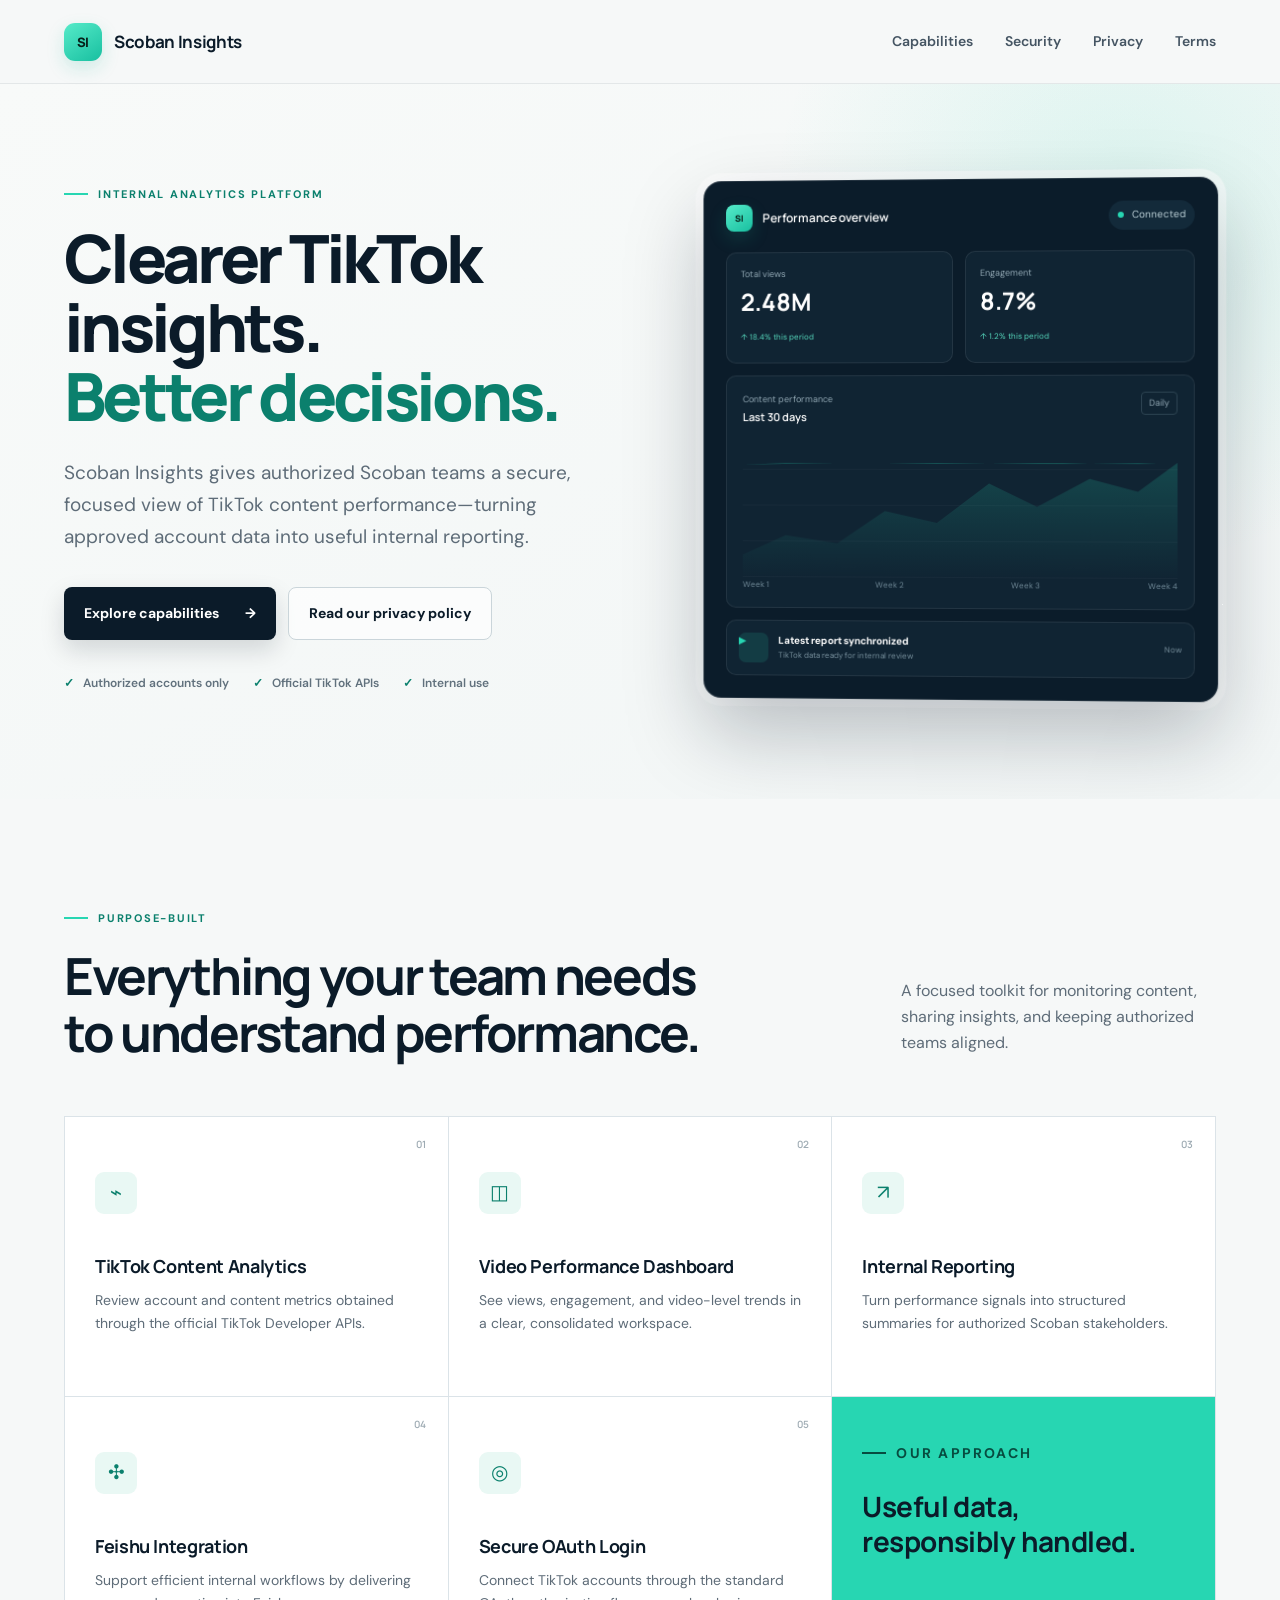
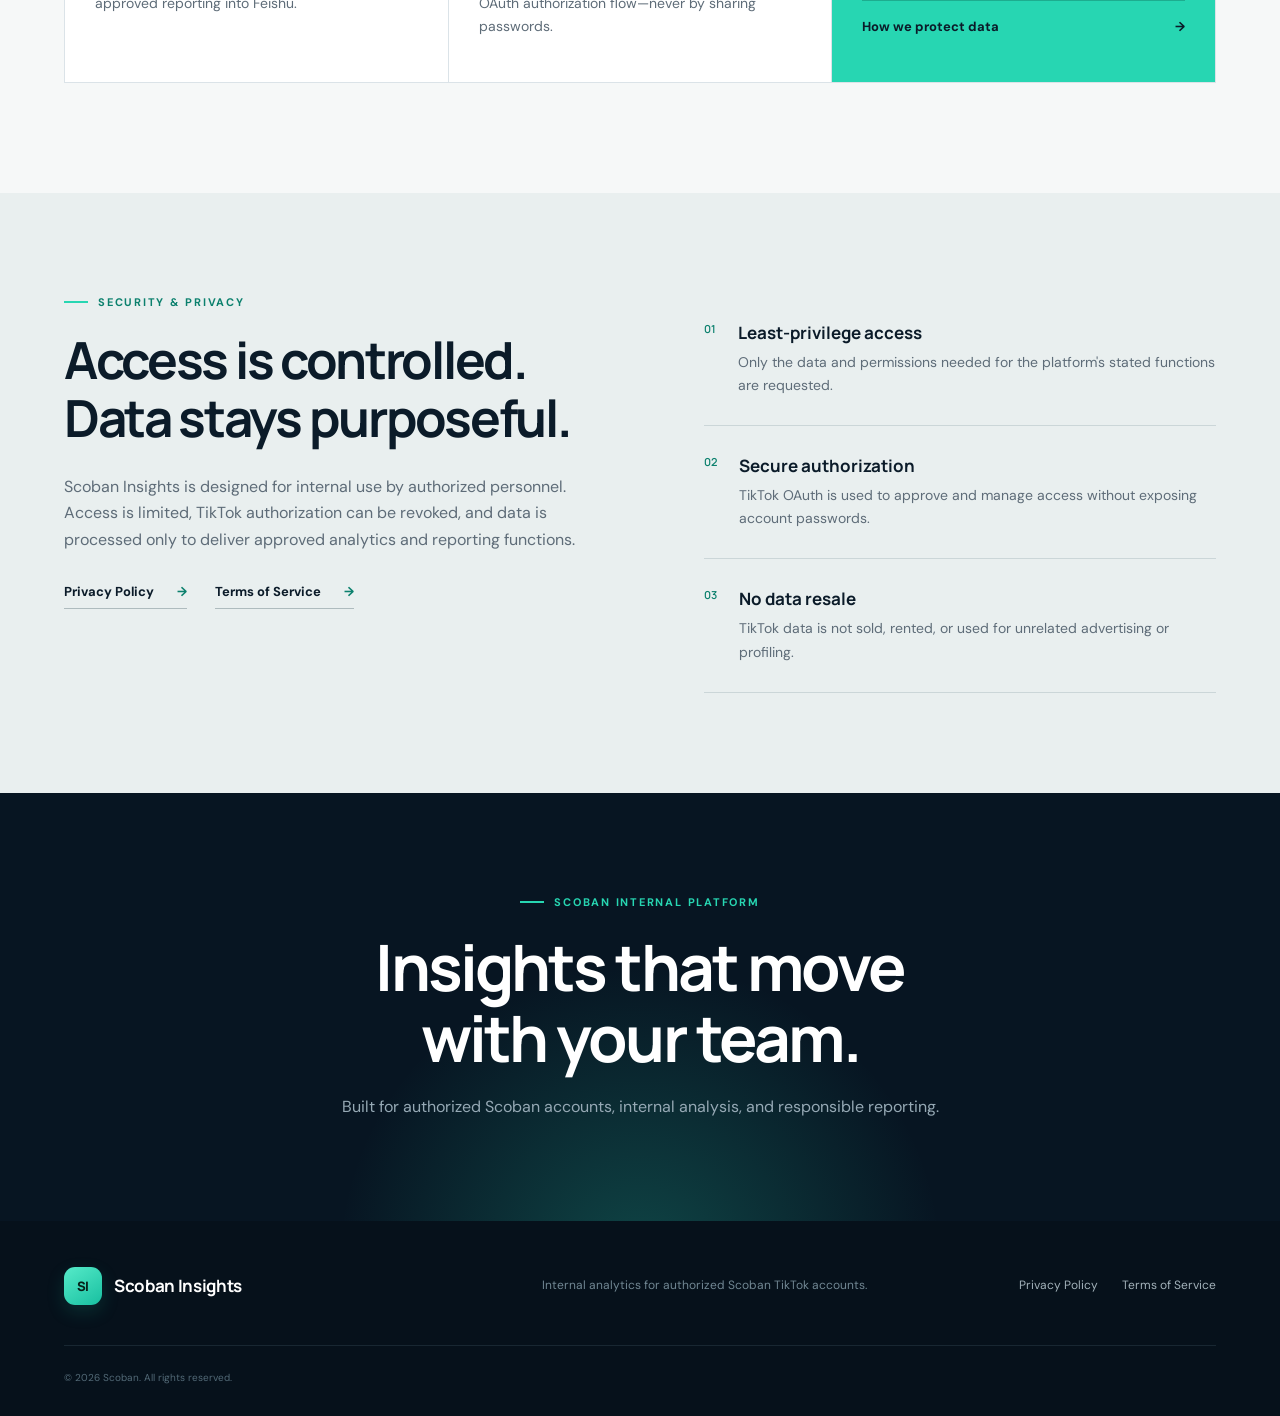
<file: index.html>
<!doctype html>
<html lang="en">
<head>
  <meta charset="utf-8">
  <meta name="viewport" content="width=device-width, initial-scale=1">
  <meta name="description" content="Scoban Insights is an internal analytics platform for Scoban's authorized TikTok accounts.">
  <meta name="theme-color" content="#081521">
  <title>Scoban Insights — TikTok Analytics for Scoban</title>
  <link rel="stylesheet" href="style.css">
</head>
<body>
  <header class="site-header">
    <a class="brand" href="index.html" aria-label="Scoban Insights home">
      <span class="brand-mark" aria-hidden="true">SI</span>
      <span>Scoban Insights</span>
    </a>
    <nav aria-label="Primary navigation">
      <a href="#capabilities">Capabilities</a>
      <a href="#security">Security</a>
      <a href="privacy.html">Privacy</a>
      <a href="terms.html">Terms</a>
    </nav>
  </header>

  <main>
    <section class="hero">
      <div class="hero-copy">
        <p class="eyebrow"><span></span> Internal analytics platform</p>
        <h1>Clearer TikTok insights.<br><em>Better decisions.</em></h1>
        <p class="hero-lede">Scoban Insights gives authorized Scoban teams a secure, focused view of TikTok content performance—turning approved account data into useful internal reporting.</p>
        <div class="hero-actions">
          <a class="button button-primary" href="#capabilities">Explore capabilities <span aria-hidden="true">→</span></a>
          <a class="button button-secondary" href="privacy.html">Read our privacy policy</a>
        </div>
        <div class="trust-row" aria-label="Platform principles">
          <span><i aria-hidden="true">✓</i> Authorized accounts only</span>
          <span><i aria-hidden="true">✓</i> Official TikTok APIs</span>
          <span><i aria-hidden="true">✓</i> Internal use</span>
        </div>
      </div>

      <div class="dashboard-preview" aria-label="Illustrative analytics dashboard">
        <div class="preview-topbar">
          <div><span class="brand-mark small" aria-hidden="true">SI</span><strong>Performance overview</strong></div>
          <span class="status"><i></i> Connected</span>
        </div>
        <div class="metric-grid">
          <article><span>Total views</span><strong>2.48M</strong><small>↑ 18.4% this period</small></article>
          <article><span>Engagement</span><strong>8.7%</strong><small>↑ 1.2% this period</small></article>
        </div>
        <div class="chart-card">
          <div class="chart-heading"><div><span>Content performance</span><strong>Last 30 days</strong></div><span>Daily</span></div>
          <div class="chart" aria-hidden="true">
            <div class="chart-grid"></div>
            <div class="chart-area"></div>
            <div class="chart-line"></div>
          </div>
          <div class="chart-labels"><span>Week 1</span><span>Week 2</span><span>Week 3</span><span>Week 4</span></div>
        </div>
        <div class="activity-card">
          <span class="video-icon" aria-hidden="true">▶</span>
          <div><strong>Latest report synchronized</strong><span>TikTok data ready for internal review</span></div>
          <span class="activity-time">Now</span>
        </div>
      </div>
    </section>

    <section class="section" id="capabilities">
      <div class="section-heading">
        <div><p class="eyebrow"><span></span> Purpose-built</p><h2>Everything your team needs<br>to understand performance.</h2></div>
        <p>A focused toolkit for monitoring content, sharing insights, and keeping authorized teams aligned.</p>
      </div>
      <div class="feature-grid">
        <article class="feature-card"><span class="feature-number">01</span><div class="feature-icon">⌁</div><h3>TikTok Content Analytics</h3><p>Review account and content metrics obtained through the official TikTok Developer APIs.</p></article>
        <article class="feature-card"><span class="feature-number">02</span><div class="feature-icon">◫</div><h3>Video Performance Dashboard</h3><p>See views, engagement, and video-level trends in a clear, consolidated workspace.</p></article>
        <article class="feature-card"><span class="feature-number">03</span><div class="feature-icon">↗</div><h3>Internal Reporting</h3><p>Turn performance signals into structured summaries for authorized Scoban stakeholders.</p></article>
        <article class="feature-card"><span class="feature-number">04</span><div class="feature-icon">✣</div><h3>Feishu Integration</h3><p>Support efficient internal workflows by delivering approved reporting into Feishu.</p></article>
        <article class="feature-card"><span class="feature-number">05</span><div class="feature-icon">◎</div><h3>Secure OAuth Login</h3><p>Connect TikTok accounts through the standard OAuth authorization flow—never by sharing passwords.</p></article>
        <article class="feature-card feature-accent"><p class="eyebrow light"><span></span> Our approach</p><h3>Useful data,<br>responsibly handled.</h3><a href="privacy.html">How we protect data <span aria-hidden="true">→</span></a></article>
      </div>
    </section>

    <section class="security-section" id="security">
      <div class="security-copy"><p class="eyebrow"><span></span> Security & privacy</p><h2>Access is controlled.<br>Data stays purposeful.</h2><p>Scoban Insights is designed for internal use by authorized personnel. Access is limited, TikTok authorization can be revoked, and data is processed only to deliver approved analytics and reporting functions.</p><div class="policy-links"><a href="privacy.html">Privacy Policy <span>→</span></a><a href="terms.html">Terms of Service <span>→</span></a></div></div>
      <div class="security-points">
        <article><span>01</span><div><h3>Least-privilege access</h3><p>Only the data and permissions needed for the platform's stated functions are requested.</p></div></article>
        <article><span>02</span><div><h3>Secure authorization</h3><p>TikTok OAuth is used to approve and manage access without exposing account passwords.</p></div></article>
        <article><span>03</span><div><h3>No data resale</h3><p>TikTok data is not sold, rented, or used for unrelated advertising or profiling.</p></div></article>
      </div>
    </section>

    <section class="cta"><p class="eyebrow light"><span></span> Scoban internal platform</p><h2>Insights that move<br>with your team.</h2><p>Built for authorized Scoban accounts, internal analysis, and responsible reporting.</p></section>
  </main>

  <footer><a class="brand" href="index.html"><span class="brand-mark" aria-hidden="true">SI</span><span>Scoban Insights</span></a><p>Internal analytics for authorized Scoban TikTok accounts.</p><div><a href="privacy.html">Privacy Policy</a><a href="terms.html">Terms of Service</a></div><small>© <span id="year"></span> Scoban. All rights reserved.</small></footer>
  <script>document.getElementById('year').textContent = new Date().getFullYear();</script>
</body>
</html>
</file>
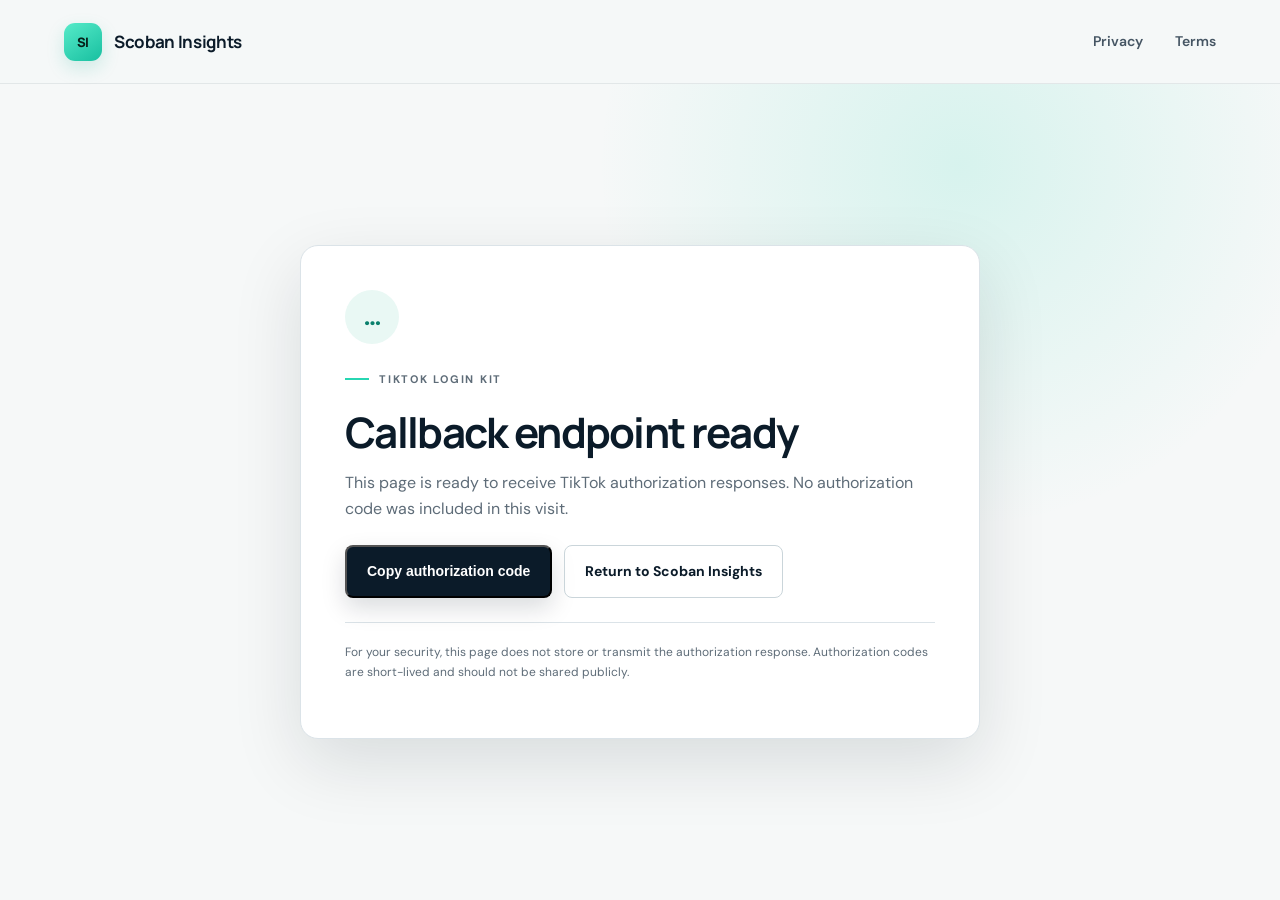
<file: callback.html>
<!doctype html>
<html lang="en">
<head>
  <meta charset="utf-8">
  <meta name="viewport" content="width=device-width, initial-scale=1">
  <meta name="robots" content="noindex,nofollow">
  <meta name="theme-color" content="#081521">
  <title>TikTok Authorization — Scoban Insights</title>
  <link rel="stylesheet" href="style.css">
  <style>
    .callback-main{min-height:calc(100vh - 84px);display:grid;place-items:center;padding:48px 24px;background:radial-gradient(circle at 75% 10%,rgba(39,214,178,.15),transparent 30%),var(--paper)}
    .callback-card{width:min(100%,680px);padding:44px;border:1px solid var(--line);border-radius:18px;background:#fff;box-shadow:0 24px 70px rgba(7,21,34,.12)}
    .callback-icon{width:54px;height:54px;display:grid;place-items:center;margin-bottom:26px;border-radius:50%;background:#e9f8f4;color:var(--teal-dark);font-size:25px;font-weight:700}
    .callback-card h1{font:700 clamp(30px,5vw,42px)/1.15 var(--display);letter-spacing:-.04em;margin-bottom:14px}
    .callback-card>p{color:var(--muted)}
    .code-panel{margin:28px 0 18px;padding:20px;border:1px solid var(--line);border-radius:10px;background:#f4f7f6}
    .code-panel label{display:block;margin-bottom:8px;color:#6b7a84;font-size:11px;font-weight:700;text-transform:uppercase;letter-spacing:.1em}
    .code-value{overflow-wrap:anywhere;font:600 14px/1.6 ui-monospace,SFMono-Regular,Menlo,monospace;color:var(--ink)}
    .callback-actions{display:flex;gap:12px;flex-wrap:wrap;margin-top:22px}
    .callback-note{margin-top:24px;padding-top:20px;border-top:1px solid var(--line);font-size:12px!important}
    .callback-error .callback-icon{background:#fff0ed;color:#c63f2d}
    @media(max-width:620px){.callback-card{padding:30px 22px}.callback-actions .button{width:100%}}
  </style>
</head>
<body>
  <header class="site-header">
    <a class="brand" href="index.html"><span class="brand-mark" aria-hidden="true">SI</span><span>Scoban Insights</span></a>
    <nav aria-label="Primary navigation"><a href="privacy.html">Privacy</a><a href="terms.html">Terms</a></nav>
  </header>

  <main class="callback-main">
    <section class="callback-card" id="card" aria-live="polite">
      <div class="callback-icon" id="icon" aria-hidden="true">✓</div>
      <p class="eyebrow"><span></span> TikTok Login Kit</p>
      <h1 id="heading">Authorization received</h1>
      <p id="message">TikTok returned an authorization response to Scoban Insights.</p>

      <div class="code-panel" id="code-panel" hidden>
        <label for="code-value">Authorization code</label>
        <div class="code-value" id="code-value"></div>
      </div>

      <div class="callback-actions">
        <button class="button button-primary" id="copy-button" type="button" hidden>Copy authorization code</button>
        <a class="button button-secondary" href="index.html">Return to Scoban Insights</a>
      </div>
      <p class="callback-note">For your security, this page does not store or transmit the authorization response. Authorization codes are short-lived and should not be shared publicly.</p>
    </section>
  </main>

  <script>
    (function () {
      var params = new URLSearchParams(window.location.search);
      var code = params.get('code');
      var error = params.get('error');
      var errorDescription = params.get('error_description');
      var card = document.getElementById('card');
      var heading = document.getElementById('heading');
      var message = document.getElementById('message');
      var icon = document.getElementById('icon');
      var codePanel = document.getElementById('code-panel');
      var codeValue = document.getElementById('code-value');
      var copyButton = document.getElementById('copy-button');

      if (error) {
        card.classList.add('callback-error');
        icon.textContent = '!';
        heading.textContent = 'Authorization was not completed';
        message.textContent = errorDescription || 'TikTok did not grant authorization. You may return and try again.';
      } else if (code) {
        codeValue.textContent = code;
        codePanel.hidden = false;
        copyButton.hidden = false;
        message.textContent = 'TikTok authorization succeeded. Copy this one-time code and return to the integration setup.';
        copyButton.addEventListener('click', function () {
          navigator.clipboard.writeText(code).then(function () {
            copyButton.textContent = 'Copied';
          });
        });
      } else {
        icon.textContent = '…';
        heading.textContent = 'Callback endpoint ready';
        message.textContent = 'This page is ready to receive TikTok authorization responses. No authorization code was included in this visit.';
      }
    }());
  </script>
</body>
</html>
</file>
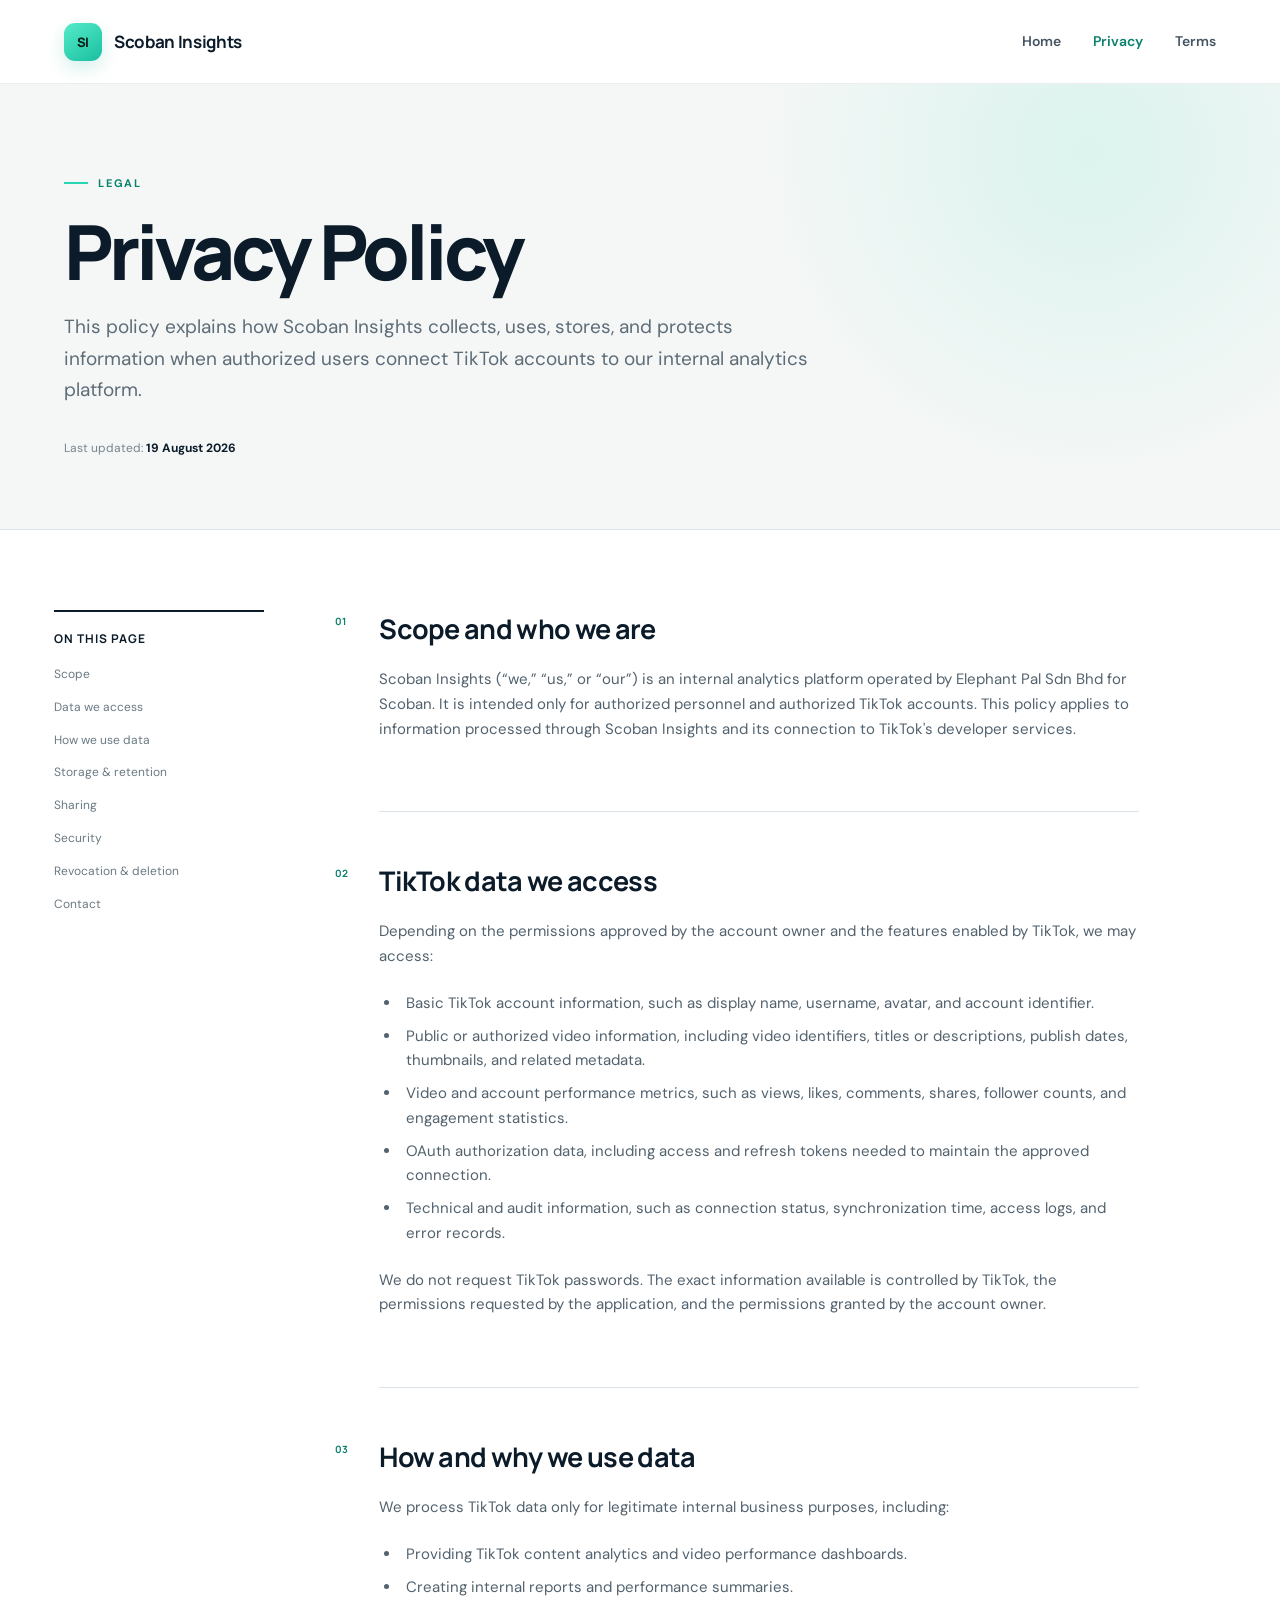
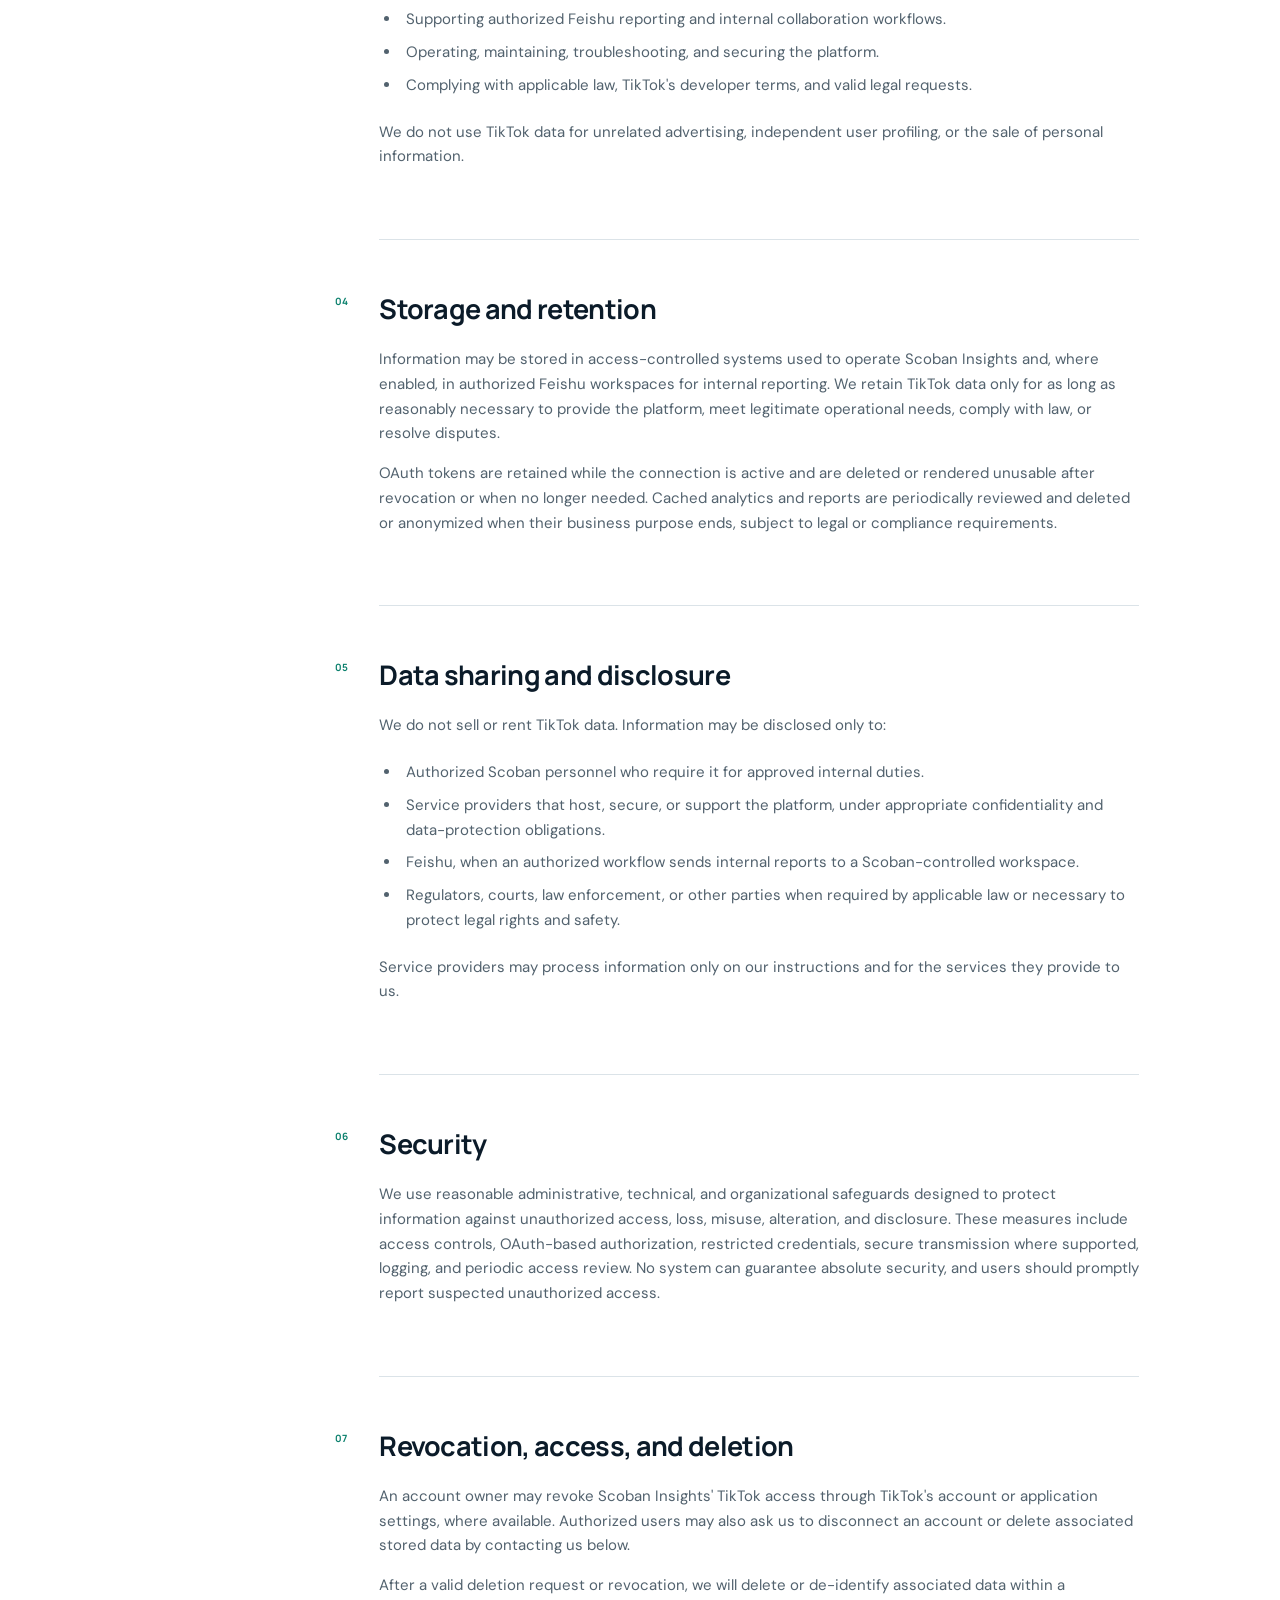
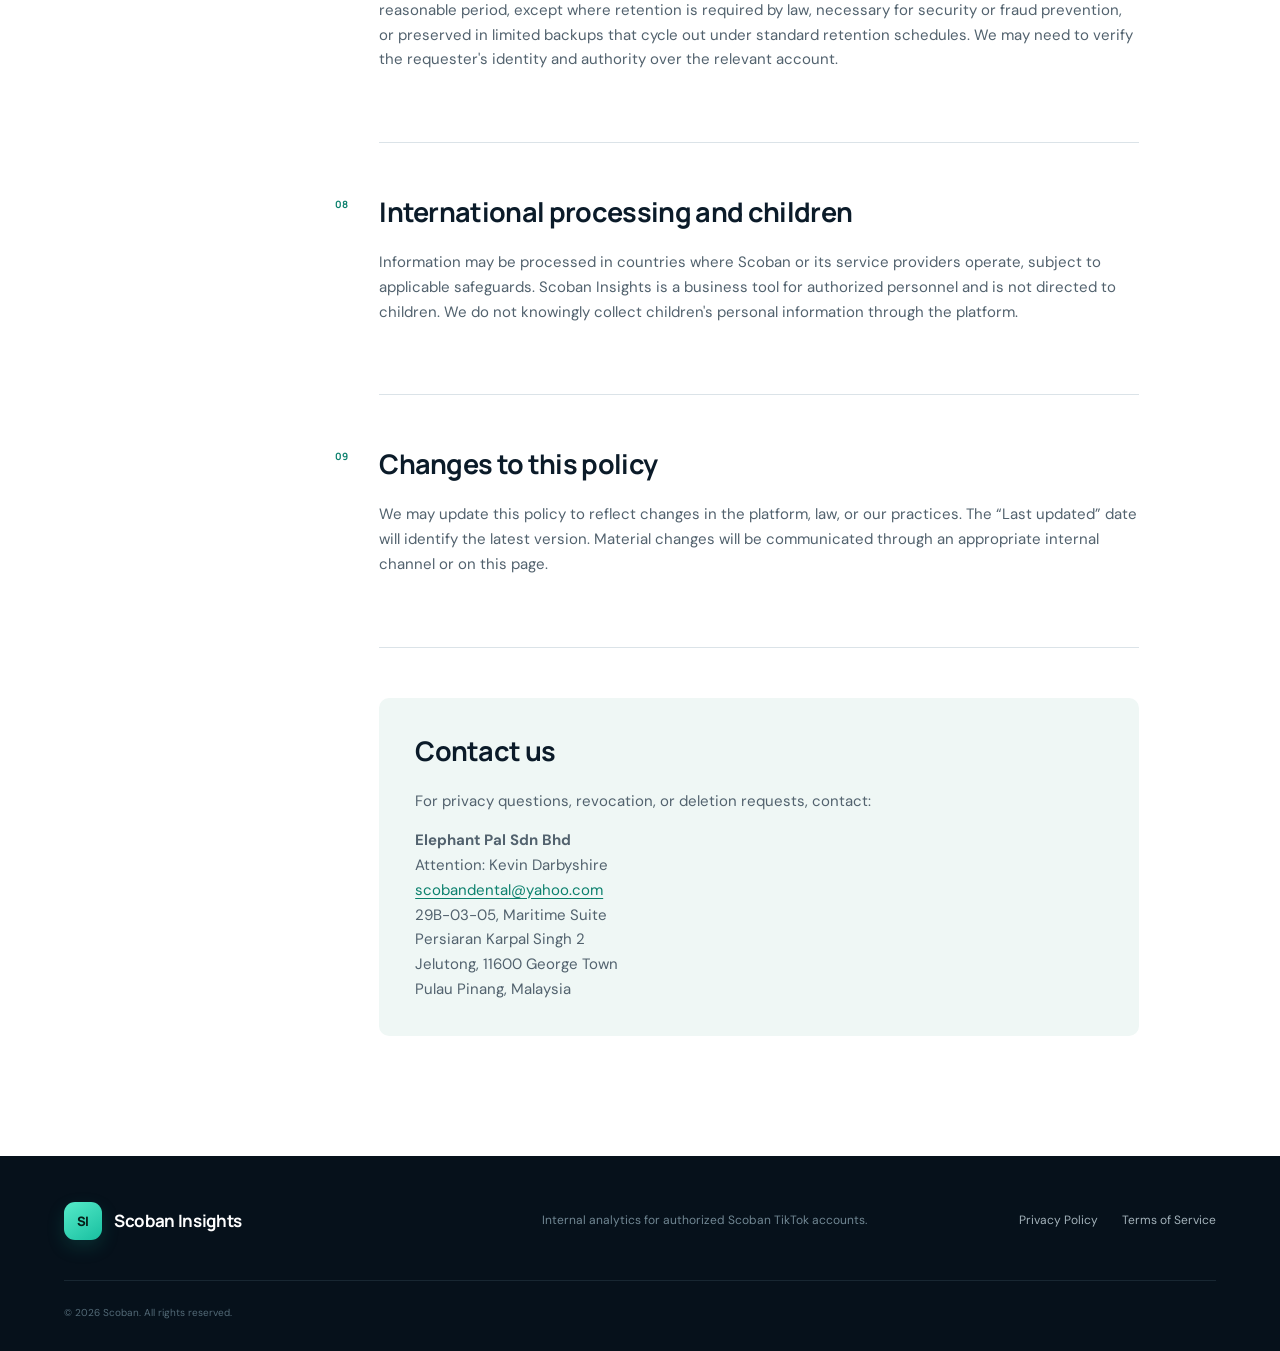
<file: privacy.html>
<!doctype html>
<html lang="en">
<head><meta charset="utf-8"><meta name="viewport" content="width=device-width, initial-scale=1"><meta name="description" content="Privacy Policy for Scoban Insights."><meta name="theme-color" content="#081521"><title>Privacy Policy — Scoban Insights</title><link rel="stylesheet" href="style.css"></head>
<body class="legal-page">
  <header class="site-header"><a class="brand" href="index.html"><span class="brand-mark" aria-hidden="true">SI</span><span>Scoban Insights</span></a><nav aria-label="Primary navigation"><a href="index.html">Home</a><a href="privacy.html" aria-current="page">Privacy</a><a href="terms.html">Terms</a></nav></header>
  <main>
    <header class="legal-hero"><p class="eyebrow"><span></span> Legal</p><h1>Privacy Policy</h1><p class="legal-intro">This policy explains how Scoban Insights collects, uses, stores, and protects information when authorized users connect TikTok accounts to our internal analytics platform.</p><div class="updated">Last updated: <strong>19 August 2026</strong></div></header>
    <div class="legal-layout">
      <aside><strong>On this page</strong><a href="#scope">Scope</a><a href="#data">Data we access</a><a href="#use">How we use data</a><a href="#storage">Storage & retention</a><a href="#sharing">Sharing</a><a href="#security">Security</a><a href="#control">Revocation & deletion</a><a href="#contact">Contact</a></aside>
      <article class="legal-content">
        <section id="scope"><span class="legal-number">01</span><h2>Scope and who we are</h2><p>Scoban Insights (“we,” “us,” or “our”) is an internal analytics platform operated by Elephant Pal Sdn Bhd for Scoban. It is intended only for authorized personnel and authorized TikTok accounts. This policy applies to information processed through Scoban Insights and its connection to TikTok's developer services.</p></section>
        <section id="data"><span class="legal-number">02</span><h2>TikTok data we access</h2><p>Depending on the permissions approved by the account owner and the features enabled by TikTok, we may access:</p><ul><li>Basic TikTok account information, such as display name, username, avatar, and account identifier.</li><li>Public or authorized video information, including video identifiers, titles or descriptions, publish dates, thumbnails, and related metadata.</li><li>Video and account performance metrics, such as views, likes, comments, shares, follower counts, and engagement statistics.</li><li>OAuth authorization data, including access and refresh tokens needed to maintain the approved connection.</li><li>Technical and audit information, such as connection status, synchronization time, access logs, and error records.</li></ul><p>We do not request TikTok passwords. The exact information available is controlled by TikTok, the permissions requested by the application, and the permissions granted by the account owner.</p></section>
        <section id="use"><span class="legal-number">03</span><h2>How and why we use data</h2><p>We process TikTok data only for legitimate internal business purposes, including:</p><ul><li>Providing TikTok content analytics and video performance dashboards.</li><li>Creating internal reports and performance summaries.</li><li>Supporting authorized Feishu reporting and internal collaboration workflows.</li><li>Operating, maintaining, troubleshooting, and securing the platform.</li><li>Complying with applicable law, TikTok's developer terms, and valid legal requests.</li></ul><p>We do not use TikTok data for unrelated advertising, independent user profiling, or the sale of personal information.</p></section>
        <section id="storage"><span class="legal-number">04</span><h2>Storage and retention</h2><p>Information may be stored in access-controlled systems used to operate Scoban Insights and, where enabled, in authorized Feishu workspaces for internal reporting. We retain TikTok data only for as long as reasonably necessary to provide the platform, meet legitimate operational needs, comply with law, or resolve disputes.</p><p>OAuth tokens are retained while the connection is active and are deleted or rendered unusable after revocation or when no longer needed. Cached analytics and reports are periodically reviewed and deleted or anonymized when their business purpose ends, subject to legal or compliance requirements.</p></section>
        <section id="sharing"><span class="legal-number">05</span><h2>Data sharing and disclosure</h2><p>We do not sell or rent TikTok data. Information may be disclosed only to:</p><ul><li>Authorized Scoban personnel who require it for approved internal duties.</li><li>Service providers that host, secure, or support the platform, under appropriate confidentiality and data-protection obligations.</li><li>Feishu, when an authorized workflow sends internal reports to a Scoban-controlled workspace.</li><li>Regulators, courts, law enforcement, or other parties when required by applicable law or necessary to protect legal rights and safety.</li></ul><p>Service providers may process information only on our instructions and for the services they provide to us.</p></section>
        <section id="security"><span class="legal-number">06</span><h2>Security</h2><p>We use reasonable administrative, technical, and organizational safeguards designed to protect information against unauthorized access, loss, misuse, alteration, and disclosure. These measures include access controls, OAuth-based authorization, restricted credentials, secure transmission where supported, logging, and periodic access review. No system can guarantee absolute security, and users should promptly report suspected unauthorized access.</p></section>
        <section id="control"><span class="legal-number">07</span><h2>Revocation, access, and deletion</h2><p>An account owner may revoke Scoban Insights' TikTok access through TikTok's account or application settings, where available. Authorized users may also ask us to disconnect an account or delete associated stored data by contacting us below.</p><p>After a valid deletion request or revocation, we will delete or de-identify associated data within a reasonable period, except where retention is required by law, necessary for security or fraud prevention, or preserved in limited backups that cycle out under standard retention schedules. We may need to verify the requester's identity and authority over the relevant account.</p></section>
        <section><span class="legal-number">08</span><h2>International processing and children</h2><p>Information may be processed in countries where Scoban or its service providers operate, subject to applicable safeguards. Scoban Insights is a business tool for authorized personnel and is not directed to children. We do not knowingly collect children's personal information through the platform.</p></section>
        <section><span class="legal-number">09</span><h2>Changes to this policy</h2><p>We may update this policy to reflect changes in the platform, law, or our practices. The “Last updated” date will identify the latest version. Material changes will be communicated through an appropriate internal channel or on this page.</p></section>
        <section id="contact" class="contact-box"><span class="legal-number">10</span><h2>Contact us</h2><p>For privacy questions, revocation, or deletion requests, contact:</p><p><strong>Elephant Pal Sdn Bhd</strong><br>Attention: Kevin Darbyshire<br><a href="mailto:scobandental@yahoo.com">scobandental@yahoo.com</a><br>29B-03-05, Maritime Suite<br>Persiaran Karpal Singh 2<br>Jelutong, 11600 George Town<br>Pulau Pinang, Malaysia</p></section>
      </article>
    </div>
  </main>
  <footer><a class="brand" href="index.html"><span class="brand-mark" aria-hidden="true">SI</span><span>Scoban Insights</span></a><p>Internal analytics for authorized Scoban TikTok accounts.</p><div><a href="privacy.html">Privacy Policy</a><a href="terms.html">Terms of Service</a></div><small>© <span id="year"></span> Scoban. All rights reserved.</small></footer>
  <script>document.getElementById('year').textContent = new Date().getFullYear();</script>
</body></html>
</file>
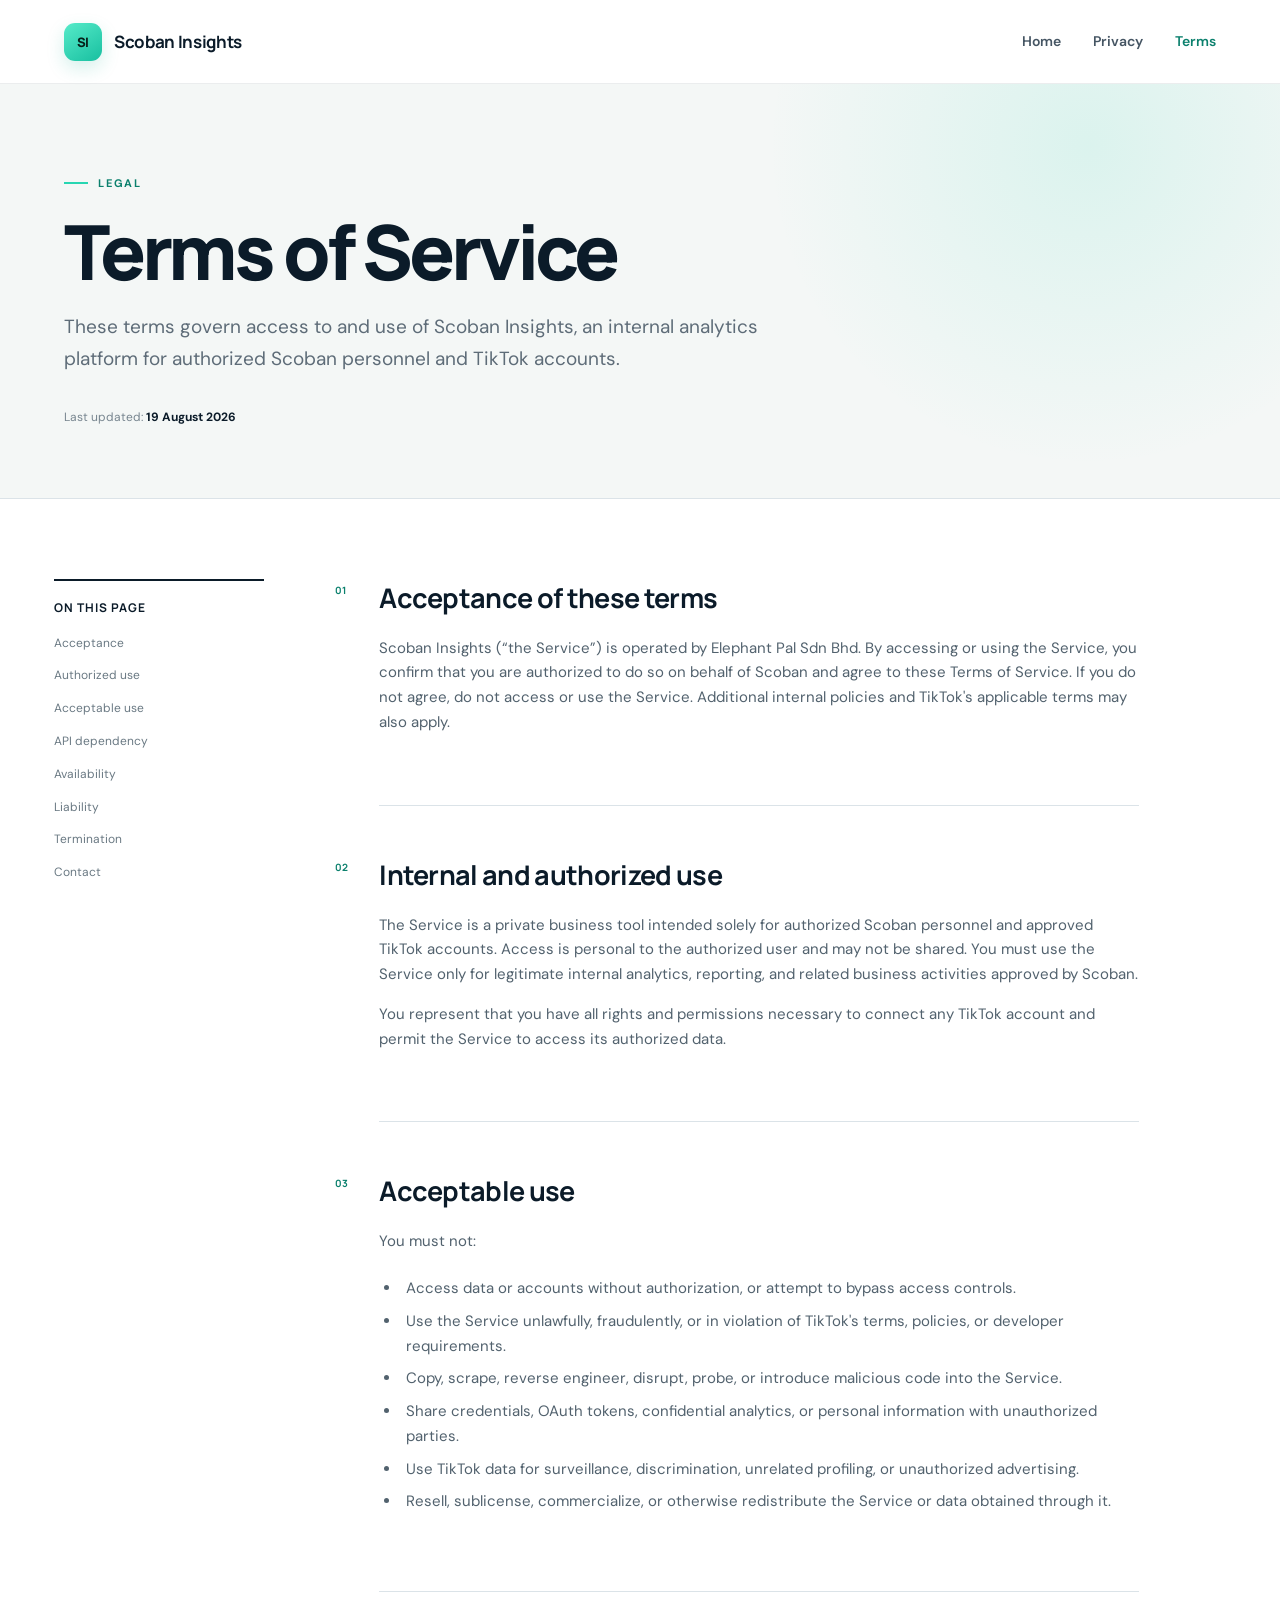
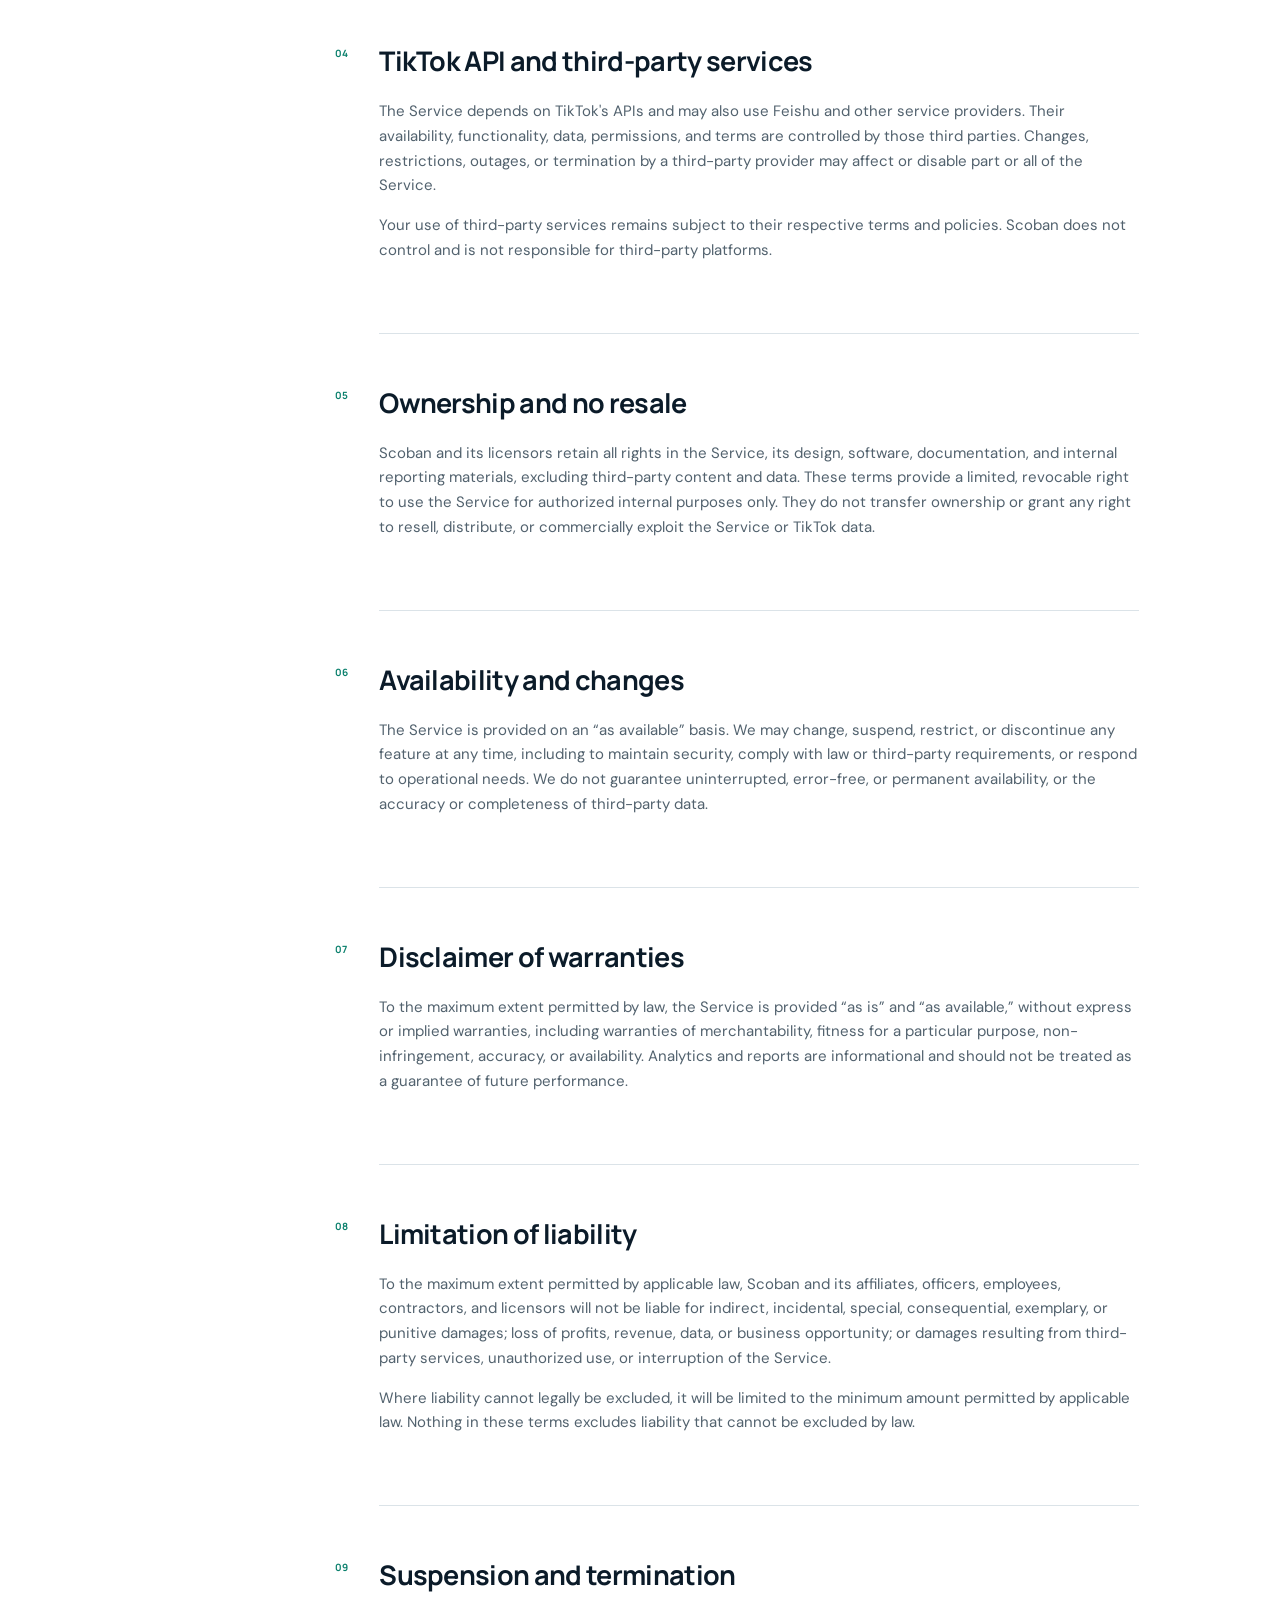
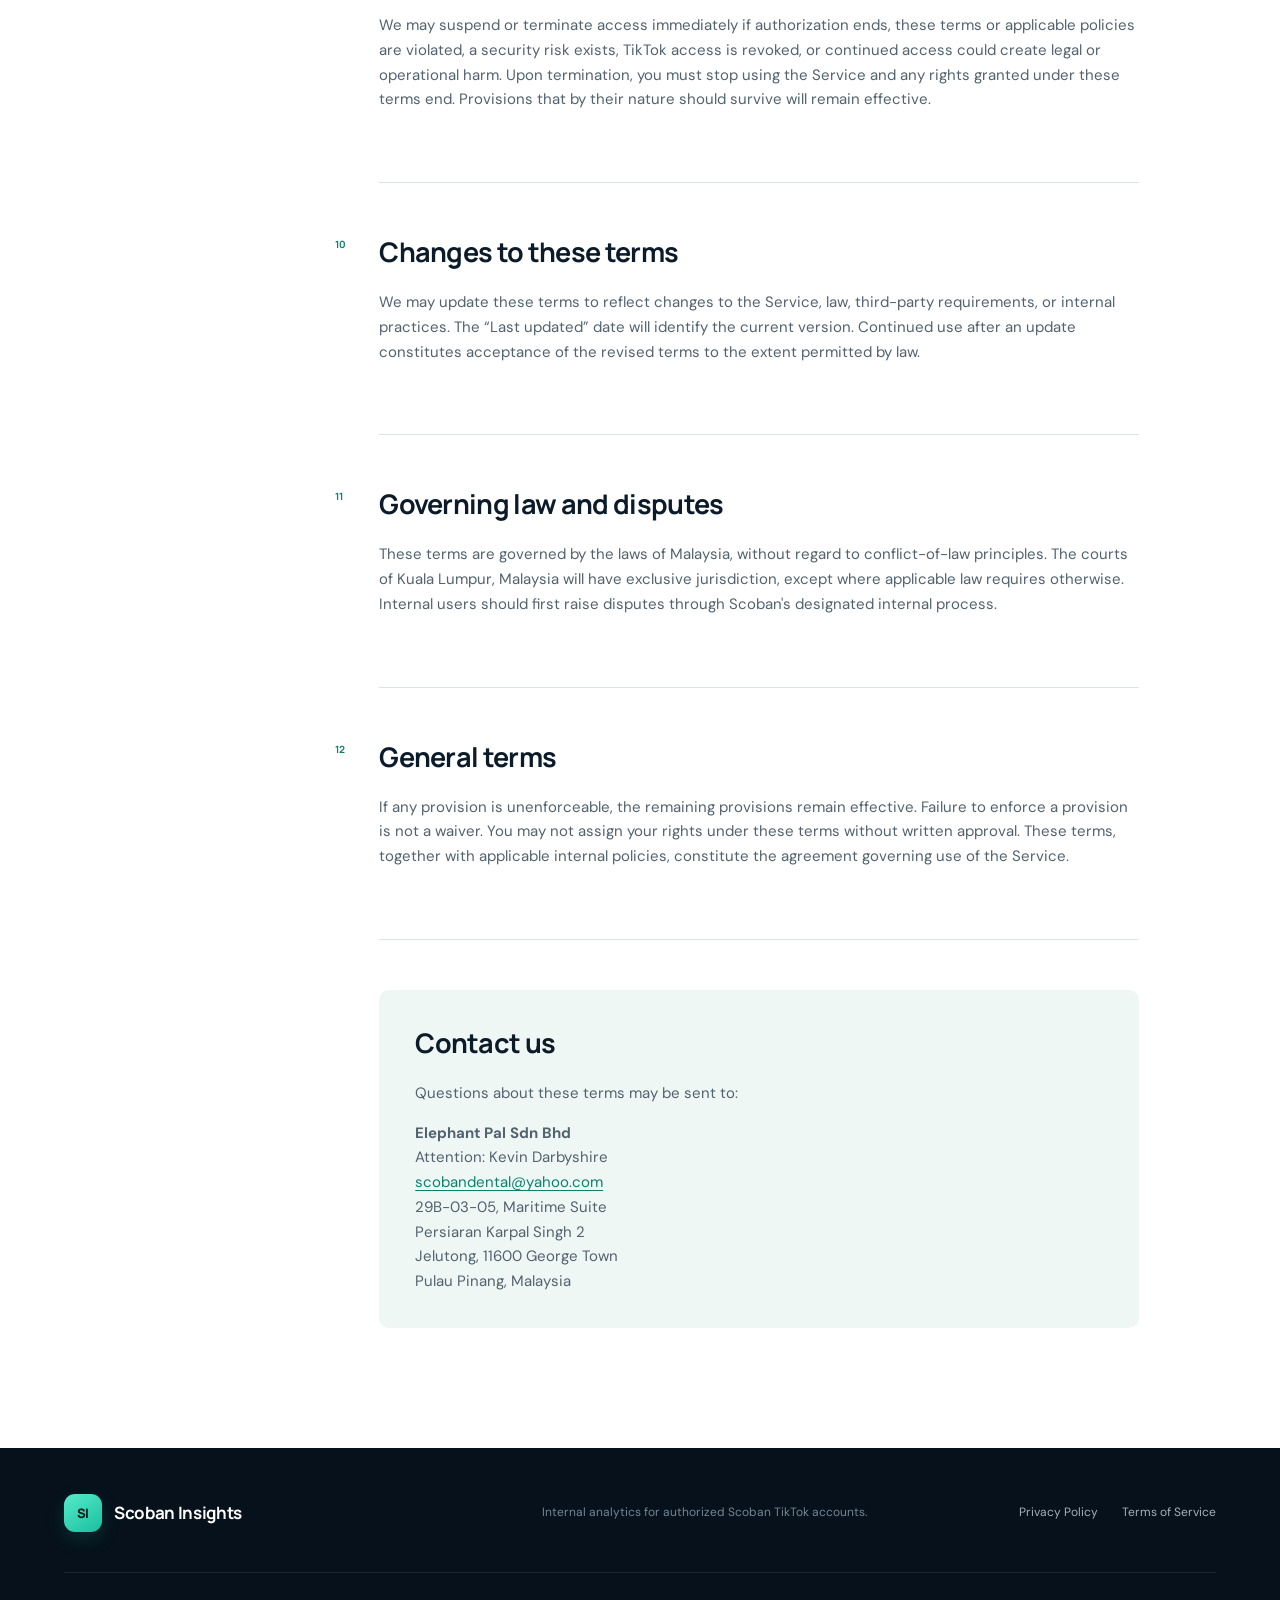
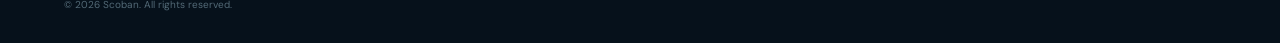
<file: terms.html>
<!doctype html>
<html lang="en">
<head><meta charset="utf-8"><meta name="viewport" content="width=device-width, initial-scale=1"><meta name="description" content="Terms of Service for Scoban Insights."><meta name="theme-color" content="#081521"><title>Terms of Service — Scoban Insights</title><link rel="stylesheet" href="style.css"></head>
<body class="legal-page">
  <header class="site-header"><a class="brand" href="index.html"><span class="brand-mark" aria-hidden="true">SI</span><span>Scoban Insights</span></a><nav aria-label="Primary navigation"><a href="index.html">Home</a><a href="privacy.html">Privacy</a><a href="terms.html" aria-current="page">Terms</a></nav></header>
  <main>
    <header class="legal-hero"><p class="eyebrow"><span></span> Legal</p><h1>Terms of Service</h1><p class="legal-intro">These terms govern access to and use of Scoban Insights, an internal analytics platform for authorized Scoban personnel and TikTok accounts.</p><div class="updated">Last updated: <strong>19 August 2026</strong></div></header>
    <div class="legal-layout">
      <aside><strong>On this page</strong><a href="#acceptance">Acceptance</a><a href="#authorized-use">Authorized use</a><a href="#acceptable-use">Acceptable use</a><a href="#third-party">API dependency</a><a href="#availability">Availability</a><a href="#liability">Liability</a><a href="#termination">Termination</a><a href="#contact">Contact</a></aside>
      <article class="legal-content">
        <section id="acceptance"><span class="legal-number">01</span><h2>Acceptance of these terms</h2><p>Scoban Insights (“the Service”) is operated by Elephant Pal Sdn Bhd. By accessing or using the Service, you confirm that you are authorized to do so on behalf of Scoban and agree to these Terms of Service. If you do not agree, do not access or use the Service. Additional internal policies and TikTok's applicable terms may also apply.</p></section>
        <section id="authorized-use"><span class="legal-number">02</span><h2>Internal and authorized use</h2><p>The Service is a private business tool intended solely for authorized Scoban personnel and approved TikTok accounts. Access is personal to the authorized user and may not be shared. You must use the Service only for legitimate internal analytics, reporting, and related business activities approved by Scoban.</p><p>You represent that you have all rights and permissions necessary to connect any TikTok account and permit the Service to access its authorized data.</p></section>
        <section id="acceptable-use"><span class="legal-number">03</span><h2>Acceptable use</h2><p>You must not:</p><ul><li>Access data or accounts without authorization, or attempt to bypass access controls.</li><li>Use the Service unlawfully, fraudulently, or in violation of TikTok's terms, policies, or developer requirements.</li><li>Copy, scrape, reverse engineer, disrupt, probe, or introduce malicious code into the Service.</li><li>Share credentials, OAuth tokens, confidential analytics, or personal information with unauthorized parties.</li><li>Use TikTok data for surveillance, discrimination, unrelated profiling, or unauthorized advertising.</li><li>Resell, sublicense, commercialize, or otherwise redistribute the Service or data obtained through it.</li></ul></section>
        <section id="third-party"><span class="legal-number">04</span><h2>TikTok API and third-party services</h2><p>The Service depends on TikTok's APIs and may also use Feishu and other service providers. Their availability, functionality, data, permissions, and terms are controlled by those third parties. Changes, restrictions, outages, or termination by a third-party provider may affect or disable part or all of the Service.</p><p>Your use of third-party services remains subject to their respective terms and policies. Scoban does not control and is not responsible for third-party platforms.</p></section>
        <section><span class="legal-number">05</span><h2>Ownership and no resale</h2><p>Scoban and its licensors retain all rights in the Service, its design, software, documentation, and internal reporting materials, excluding third-party content and data. These terms provide a limited, revocable right to use the Service for authorized internal purposes only. They do not transfer ownership or grant any right to resell, distribute, or commercially exploit the Service or TikTok data.</p></section>
        <section id="availability"><span class="legal-number">06</span><h2>Availability and changes</h2><p>The Service is provided on an “as available” basis. We may change, suspend, restrict, or discontinue any feature at any time, including to maintain security, comply with law or third-party requirements, or respond to operational needs. We do not guarantee uninterrupted, error-free, or permanent availability, or the accuracy or completeness of third-party data.</p></section>
        <section><span class="legal-number">07</span><h2>Disclaimer of warranties</h2><p>To the maximum extent permitted by law, the Service is provided “as is” and “as available,” without express or implied warranties, including warranties of merchantability, fitness for a particular purpose, non-infringement, accuracy, or availability. Analytics and reports are informational and should not be treated as a guarantee of future performance.</p></section>
        <section id="liability"><span class="legal-number">08</span><h2>Limitation of liability</h2><p>To the maximum extent permitted by applicable law, Scoban and its affiliates, officers, employees, contractors, and licensors will not be liable for indirect, incidental, special, consequential, exemplary, or punitive damages; loss of profits, revenue, data, or business opportunity; or damages resulting from third-party services, unauthorized use, or interruption of the Service.</p><p>Where liability cannot legally be excluded, it will be limited to the minimum amount permitted by applicable law. Nothing in these terms excludes liability that cannot be excluded by law.</p></section>
        <section id="termination"><span class="legal-number">09</span><h2>Suspension and termination</h2><p>We may suspend or terminate access immediately if authorization ends, these terms or applicable policies are violated, a security risk exists, TikTok access is revoked, or continued access could create legal or operational harm. Upon termination, you must stop using the Service and any rights granted under these terms end. Provisions that by their nature should survive will remain effective.</p></section>
        <section><span class="legal-number">10</span><h2>Changes to these terms</h2><p>We may update these terms to reflect changes to the Service, law, third-party requirements, or internal practices. The “Last updated” date will identify the current version. Continued use after an update constitutes acceptance of the revised terms to the extent permitted by law.</p></section>
        <section><span class="legal-number">11</span><h2>Governing law and disputes</h2><p>These terms are governed by the laws of Malaysia, without regard to conflict-of-law principles. The courts of Kuala Lumpur, Malaysia will have exclusive jurisdiction, except where applicable law requires otherwise. Internal users should first raise disputes through Scoban's designated internal process.</p></section>
        <section><span class="legal-number">12</span><h2>General terms</h2><p>If any provision is unenforceable, the remaining provisions remain effective. Failure to enforce a provision is not a waiver. You may not assign your rights under these terms without written approval. These terms, together with applicable internal policies, constitute the agreement governing use of the Service.</p></section>
        <section id="contact" class="contact-box"><span class="legal-number">13</span><h2>Contact us</h2><p>Questions about these terms may be sent to:</p><p><strong>Elephant Pal Sdn Bhd</strong><br>Attention: Kevin Darbyshire<br><a href="mailto:scobandental@yahoo.com">scobandental@yahoo.com</a><br>29B-03-05, Maritime Suite<br>Persiaran Karpal Singh 2<br>Jelutong, 11600 George Town<br>Pulau Pinang, Malaysia</p></section>
      </article>
    </div>
  </main>
  <footer><a class="brand" href="index.html"><span class="brand-mark" aria-hidden="true">SI</span><span>Scoban Insights</span></a><p>Internal analytics for authorized Scoban TikTok accounts.</p><div><a href="privacy.html">Privacy Policy</a><a href="terms.html">Terms of Service</a></div><small>© <span id="year"></span> Scoban. All rights reserved.</small></footer>
  <script>document.getElementById('year').textContent = new Date().getFullYear();</script>
</body></html>
</file>
<file: style.css>
@import url('https://fonts.googleapis.com/css2?family=DM+Sans:wght@400;500;600;700&family=Manrope:wght@500;600;700;800&display=swap');

:root{--ink:#0b1b29;--muted:#5e6c78;--line:#dbe3e8;--paper:#f6f8f8;--white:#fff;--navy:#071522;--teal:#27d6b2;--teal-dark:#0b806d;--blue:#4d8dff;--display:'Manrope',sans-serif;--body:'DM Sans',sans-serif}
*{box-sizing:border-box}html{scroll-behavior:smooth}body{margin:0;color:var(--ink);background:var(--paper);font-family:var(--body);font-size:16px;line-height:1.65}a{color:inherit;text-decoration:none}h1,h2,h3,p{margin-top:0}.site-header{height:84px;display:flex;align-items:center;justify-content:space-between;padding:0 max(5vw,24px);background:rgba(246,248,248,.94);border-bottom:1px solid rgba(11,27,41,.08);position:relative;z-index:10}.brand{display:inline-flex;align-items:center;gap:12px;font:700 17px var(--display);letter-spacing:-.02em}.brand-mark{width:38px;height:38px;border-radius:11px;display:grid;place-items:center;color:#072019;background:linear-gradient(145deg,#56ebc9,#18bfa0);font:800 13px var(--display);box-shadow:0 7px 18px rgba(22,171,144,.18)}.brand-mark.small{width:27px;height:27px;border-radius:8px;font-size:9px}.site-header nav{display:flex;gap:32px;align-items:center}.site-header nav a{font-size:14px;font-weight:600;color:#455563;transition:.2s}.site-header nav a:hover,.site-header nav a[aria-current=page]{color:var(--teal-dark)}
.hero{min-height:715px;padding:88px max(5vw,24px) 92px;display:grid;grid-template-columns:minmax(0,1fr) minmax(430px,.92fr);gap:6vw;align-items:center;overflow:hidden;background:radial-gradient(circle at 88% 18%,rgba(39,214,178,.13),transparent 28%),linear-gradient(150deg,#f8faf9 0%,#f2f6f6 100%)}.eyebrow{display:flex;align-items:center;gap:10px;color:var(--teal-dark);text-transform:uppercase;letter-spacing:.16em;font-size:11px;font-weight:700;margin-bottom:20px}.eyebrow span{display:block;width:24px;height:2px;background:var(--teal)}.hero h1,.legal-hero h1{font:800 clamp(48px,5.2vw,78px)/1.04 var(--display);letter-spacing:-.055em;margin-bottom:26px}.hero h1 em{font-style:normal;color:var(--teal-dark)}.hero-lede{max-width:635px;color:var(--muted);font-size:19px;line-height:1.7}.hero-actions{display:flex;gap:12px;margin:34px 0}.button{padding:14px 20px;border-radius:8px;font-weight:700;font-size:14px;display:inline-flex;align-items:center;gap:26px}.button-primary{color:#fff;background:var(--ink);box-shadow:0 10px 25px rgba(7,21,34,.15)}.button-primary:hover{background:#123047}.button-secondary{border:1px solid #cad5da;background:rgba(255,255,255,.65)}.trust-row{display:flex;gap:24px;flex-wrap:wrap;color:#61717d;font-size:12px;font-weight:600}.trust-row i{font-style:normal;color:var(--teal-dark);margin-right:6px}
.dashboard-preview{background:#0b1c2a;color:#fff;border:1px solid rgba(255,255,255,.1);border-radius:18px;padding:22px;box-shadow:0 35px 80px rgba(7,21,34,.25),0 0 0 8px rgba(255,255,255,.5);transform:perspective(1000px) rotateY(-2deg)}.preview-topbar{display:flex;align-items:center;justify-content:space-between;margin-bottom:20px}.preview-topbar>div{display:flex;align-items:center;gap:10px}.preview-topbar strong{font:600 12px var(--display)}.status{font-size:10px;color:#bcd0d7;background:#132a3a;padding:6px 9px;border-radius:20px}.status i{width:6px;height:6px;background:var(--teal);border-radius:50%;display:inline-block;margin-right:5px}.metric-grid{display:grid;grid-template-columns:1fr 1fr;gap:12px}.metric-grid article,.chart-card,.activity-card{border:1px solid rgba(255,255,255,.08);background:#102433;border-radius:10px}.metric-grid article{padding:14px}.metric-grid span,.chart-heading span{display:block;color:#91a7b3;font-size:9px}.metric-grid strong{font:700 24px var(--display);display:block;margin:4px 0}.metric-grid small{color:#57dbbf;font-size:8px}.chart-card{padding:16px;margin-top:12px}.chart-heading{display:flex;justify-content:space-between}.chart-heading strong{display:block;font:600 11px var(--display);margin-top:2px}.chart-heading>span{border:1px solid #2c4351;padding:3px 7px;border-radius:4px;height:max-content}.chart{height:145px;position:relative;margin-top:10px;overflow:hidden}.chart-grid{position:absolute;inset:0;background:repeating-linear-gradient(to bottom,transparent 0,transparent 35px,rgba(255,255,255,.06) 36px)}.chart-area{position:absolute;inset:20% 0 0;background:linear-gradient(to bottom,rgba(39,214,178,.2),transparent);clip-path:polygon(0 80%,10% 63%,22% 70%,33% 42%,45% 52%,57% 18%,68% 38%,80% 14%,91% 25%,100% 0,100% 100%,0 100%)}.chart-line{position:absolute;inset:20% 0 0;background:var(--teal);height:2px;clip-path:polygon(0 80%,10% 63%,22% 70%,33% 42%,45% 52%,57% 18%,68% 38%,80% 14%,91% 25%,100% 0,100% 3%,91% 28%,80% 17%,68% 41%,57% 21%,45% 55%,33% 45%,22% 73%,10% 66%,0 83%)}.chart-labels{display:flex;justify-content:space-between;color:#708997;font-size:8px}.activity-card{padding:12px;margin-top:12px;display:flex;align-items:center;gap:10px}.video-icon{width:30px;height:30px;border-radius:7px;display:grid;place-items:center;background:rgba(39,214,178,.14);color:var(--teal);font-size:10px}.activity-card div{flex:1}.activity-card strong,.activity-card span{display:block}.activity-card strong{font-size:10px}.activity-card div span,.activity-time{font-size:8px;color:#78909d}
.section{padding:110px max(5vw,24px)}.section-heading{display:grid;grid-template-columns:1.4fr .6fr;gap:8vw;align-items:end;margin-bottom:54px}.section-heading h2,.security-copy h2,.cta h2{font:700 clamp(36px,4vw,55px)/1.12 var(--display);letter-spacing:-.045em;margin-bottom:0}.section-heading>p{color:var(--muted);font-size:16px;margin-bottom:5px}.feature-grid{display:grid;grid-template-columns:repeat(3,1fr);border-top:1px solid var(--line);border-left:1px solid var(--line)}.feature-card{min-height:280px;padding:30px;position:relative;background:#fff;border-right:1px solid var(--line);border-bottom:1px solid var(--line)}.feature-number{position:absolute;right:22px;top:20px;font:600 10px var(--display);color:#9eabb3}.feature-icon{width:42px;height:42px;display:grid;place-items:center;background:#e9f8f4;color:var(--teal-dark);border-radius:9px;margin:25px 0 40px;font-size:20px}.feature-card h3{font:700 18px var(--display);letter-spacing:-.02em;margin-bottom:11px}.feature-card p{color:var(--muted);font-size:14px;line-height:1.65}.feature-accent{background:var(--teal);display:flex;flex-direction:column;justify-content:center}.feature-accent .eyebrow{margin:0 0 24px;color:#074c40}.feature-accent .eyebrow span{background:#074c40}.feature-accent h3{font-size:28px;line-height:1.25}.feature-accent a{font-size:13px;font-weight:700;margin-top:30px;display:flex;justify-content:space-between;border-top:1px solid rgba(7,76,64,.3);padding-top:15px}
.security-section{padding:100px max(5vw,24px);background:#e9efef;display:grid;grid-template-columns:1fr 1fr;gap:10vw}.security-copy>p:not(.eyebrow){color:var(--muted);max-width:540px;margin:28px 0}.policy-links{display:flex;gap:28px}.policy-links a{font-size:13px;font-weight:700;border-bottom:1px solid #aebbbe;padding-bottom:5px}.policy-links span{color:var(--teal-dark);margin-left:20px}.security-points article{display:flex;gap:22px;padding:28px 0;border-bottom:1px solid #cbd6d8}.security-points>article>span{font:600 11px var(--display);color:var(--teal-dark)}.security-points h3{font:700 17px var(--display);margin-bottom:7px}.security-points p{color:var(--muted);font-size:14px;margin:0}.cta{text-align:center;color:#fff;background:radial-gradient(circle at 50% 110%,rgba(39,214,178,.25),transparent 38%),var(--navy);padding:100px 24px}.cta .eyebrow{justify-content:center;color:var(--teal)}.cta h2{font-size:clamp(44px,5vw,68px)}.cta>p:last-child{color:#96a9b5;margin:20px auto 0}
footer{padding:46px max(5vw,24px) 30px;background:#06111b;color:#fff;display:grid;grid-template-columns:1fr 1fr auto;align-items:center;gap:20px}footer p{color:#718793;font-size:12px;margin:0}footer>div{display:flex;gap:24px;font-size:12px;color:#a3b2ba}footer small{grid-column:1/-1;border-top:1px solid #182732;margin-top:20px;padding-top:24px;color:#536a77;font-size:10px}
.legal-page{background:#fff}.legal-page .site-header{background:#fff}.legal-hero{padding:90px max(5vw,24px) 70px;background:radial-gradient(circle at 85% 15%,rgba(39,214,178,.12),transparent 28%),#f4f7f6;border-bottom:1px solid var(--line)}.legal-hero h1{font-size:clamp(48px,6vw,76px);margin-bottom:20px}.legal-intro{max-width:750px;color:var(--muted);font-size:19px}.updated{font-size:12px;color:#77858f;margin-top:34px}.updated strong{color:var(--ink)}.legal-layout{max-width:1220px;margin:0 auto;padding:80px 24px 120px;display:grid;grid-template-columns:210px minmax(0,760px);gap:9vw}.legal-layout aside{position:sticky;top:30px;height:max-content;display:flex;flex-direction:column;gap:7px;padding:18px 0;border-top:2px solid var(--ink)}.legal-layout aside strong{font:700 12px var(--display);text-transform:uppercase;letter-spacing:.08em;margin-bottom:8px}.legal-layout aside a{font-size:12px;color:#6a7983;padding:3px 0}.legal-layout aside a:hover{color:var(--teal-dark)}.legal-content section{position:relative;padding:0 0 55px;margin-bottom:50px;border-bottom:1px solid var(--line)}.legal-content section:last-child{margin-bottom:0}.legal-number{position:absolute;left:-44px;top:4px;font:700 10px var(--display);color:var(--teal-dark)}.legal-content h2{font:700 27px var(--display);letter-spacing:-.025em;margin-bottom:20px}.legal-content p,.legal-content li{color:#52626e;font-size:15px}.legal-content ul{padding-left:22px;margin:18px 0}.legal-content li{padding:4px 0 4px 5px}.legal-content a{color:var(--teal-dark);text-decoration:underline;text-underline-offset:3px}.legal-content .contact-box{background:#eff7f5;border:0;padding:34px 36px;border-radius:10px}.contact-box .legal-number{display:none}.contact-box p:last-child{margin-bottom:0}
@media(max-width:900px){.hero{grid-template-columns:1fr;padding-top:64px}.dashboard-preview{max-width:650px;transform:none}.feature-grid{grid-template-columns:repeat(2,1fr)}.section-heading,.security-section{grid-template-columns:1fr}.security-section{gap:40px}.legal-layout{grid-template-columns:1fr}.legal-layout aside{display:none}.legal-number{position:static;display:block;margin-bottom:8px}footer{grid-template-columns:1fr auto}footer p{display:none}}
@media(max-width:620px){.site-header{height:auto;min-height:74px;align-items:flex-start;padding-top:17px;padding-bottom:14px;gap:16px}.site-header nav{gap:12px;flex-wrap:wrap;justify-content:flex-end}.site-header nav a{font-size:11px}.hero{grid-template-columns:1fr;padding-top:54px}.hero h1{font-size:46px}.hero-lede{font-size:17px}.hero-actions{flex-direction:column;align-items:stretch}.button{justify-content:space-between}.trust-row{gap:10px;flex-direction:column}.dashboard-preview{padding:13px}.metric-grid strong{font-size:19px}.chart{height:110px}.section{padding-top:75px;padding-bottom:75px}.section-heading{margin-bottom:35px}.feature-grid{grid-template-columns:1fr}.feature-card{min-height:240px}.security-section{padding-top:75px;padding-bottom:75px}.legal-hero{padding-top:65px}.legal-intro{font-size:17px}.legal-layout{padding-top:55px}.legal-content .contact-box{padding:26px 22px}.policy-links{flex-direction:column;gap:12px}footer{grid-template-columns:1fr}footer>div{margin-top:10px}}
@media(prefers-reduced-motion:reduce){html{scroll-behavior:auto}}
</file>
